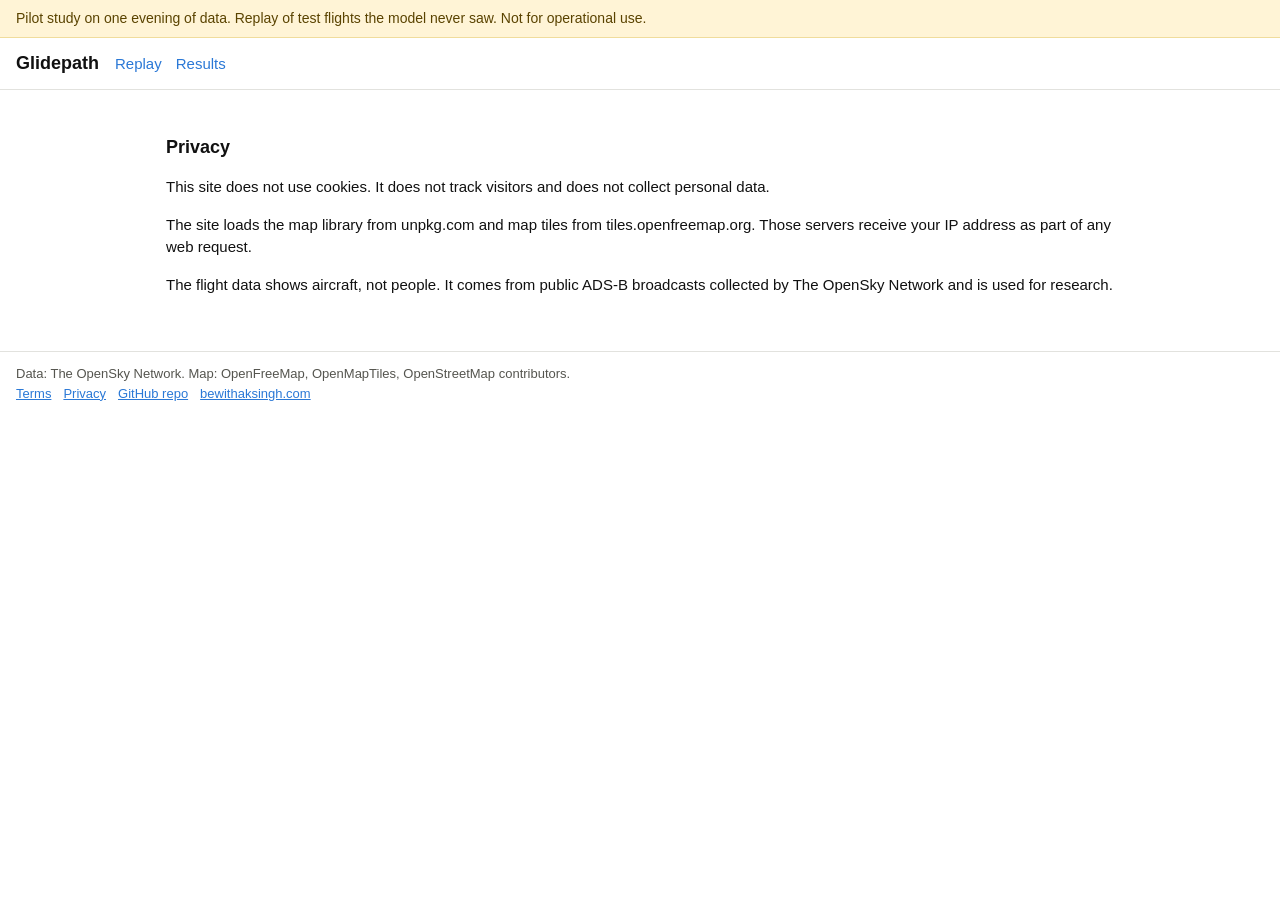
<file: web/privacy.html>
<!doctype html>
<html lang="en">
<head>
<meta charset="utf-8">
<meta name="viewport" content="width=device-width, initial-scale=1">
<title>Glidepath privacy</title>
<link rel="icon" href="favicon.svg" type="image/svg+xml">
<link rel="stylesheet" href="style.css">
</head>
<body>
<div id="banner" class="banner"></div>
<header class="top"><h1>Glidepath</h1><nav><a href="index.html">Replay</a><a href="results.html">Results</a></nav></header>
<main class="page">
  <h2>Privacy</h2>
  <p>This site does not use cookies. It does not track visitors and does not collect personal data.</p>
  <p>The site loads the map library from unpkg.com and map tiles from tiles.openfreemap.org. Those servers receive your IP address as part of any web request.</p>
  <p>The flight data shows aircraft, not people. It comes from public ADS-B broadcasts collected by The OpenSky Network and is used for research.</p>
</main>
<footer id="footer" class="site"></footer>
<script src="site.js"></script>
<script>fetch("data/results.json").then(r => r.json()).then(r => window.glidepathLabel(r.synthetic)).catch(() => {});</script>
</body>
</html>
</file>
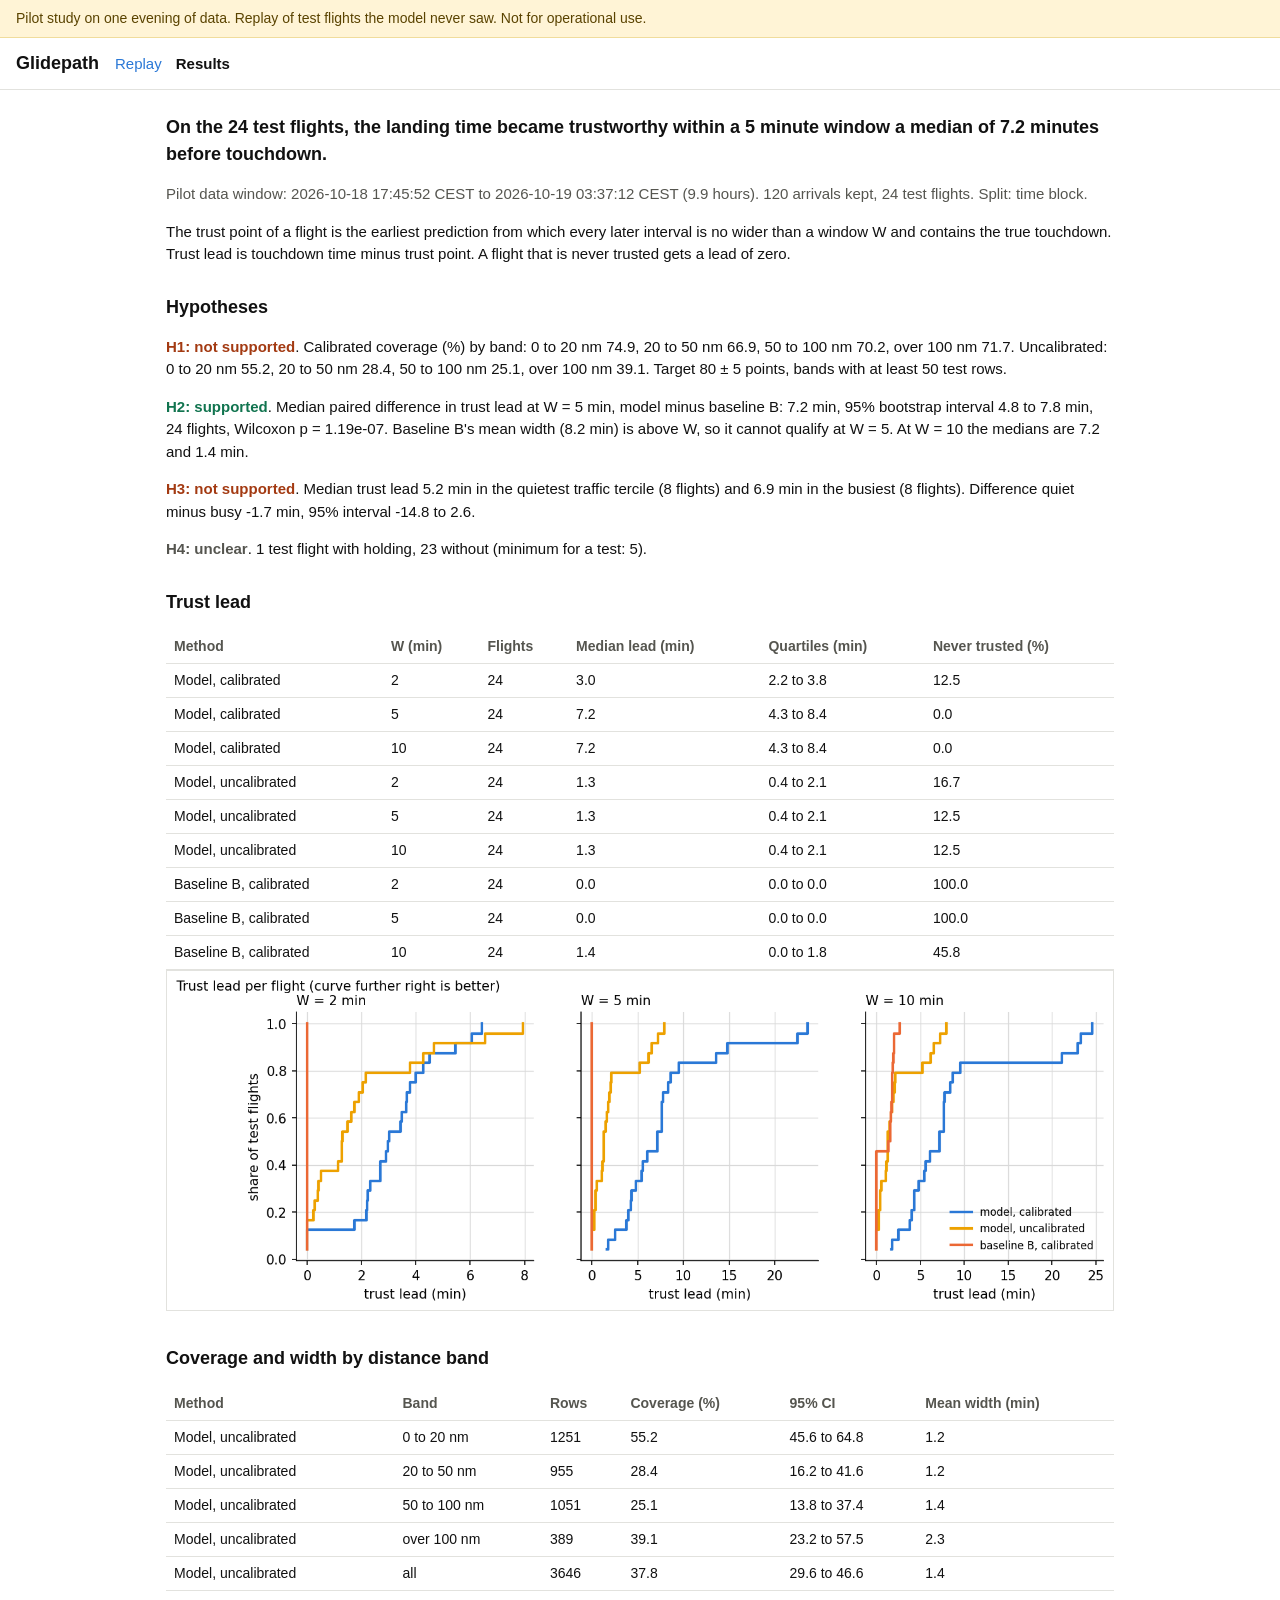
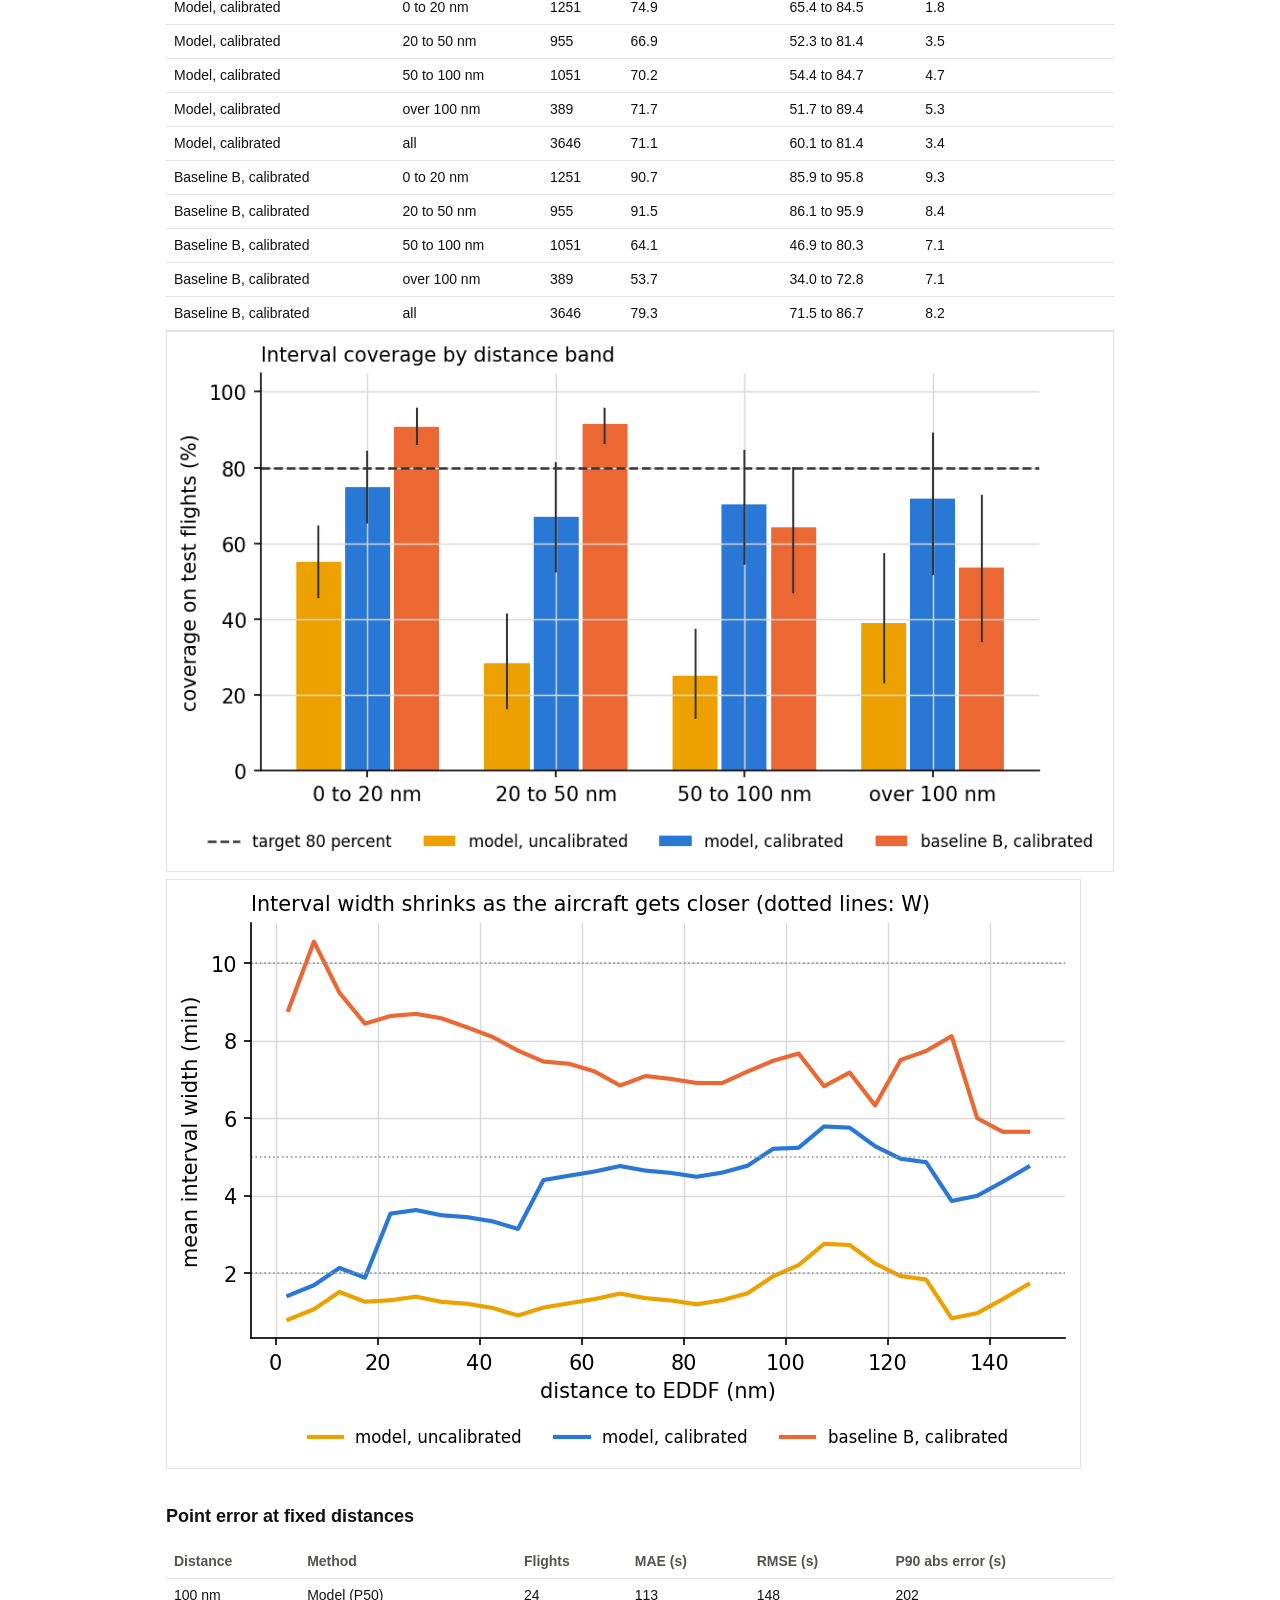
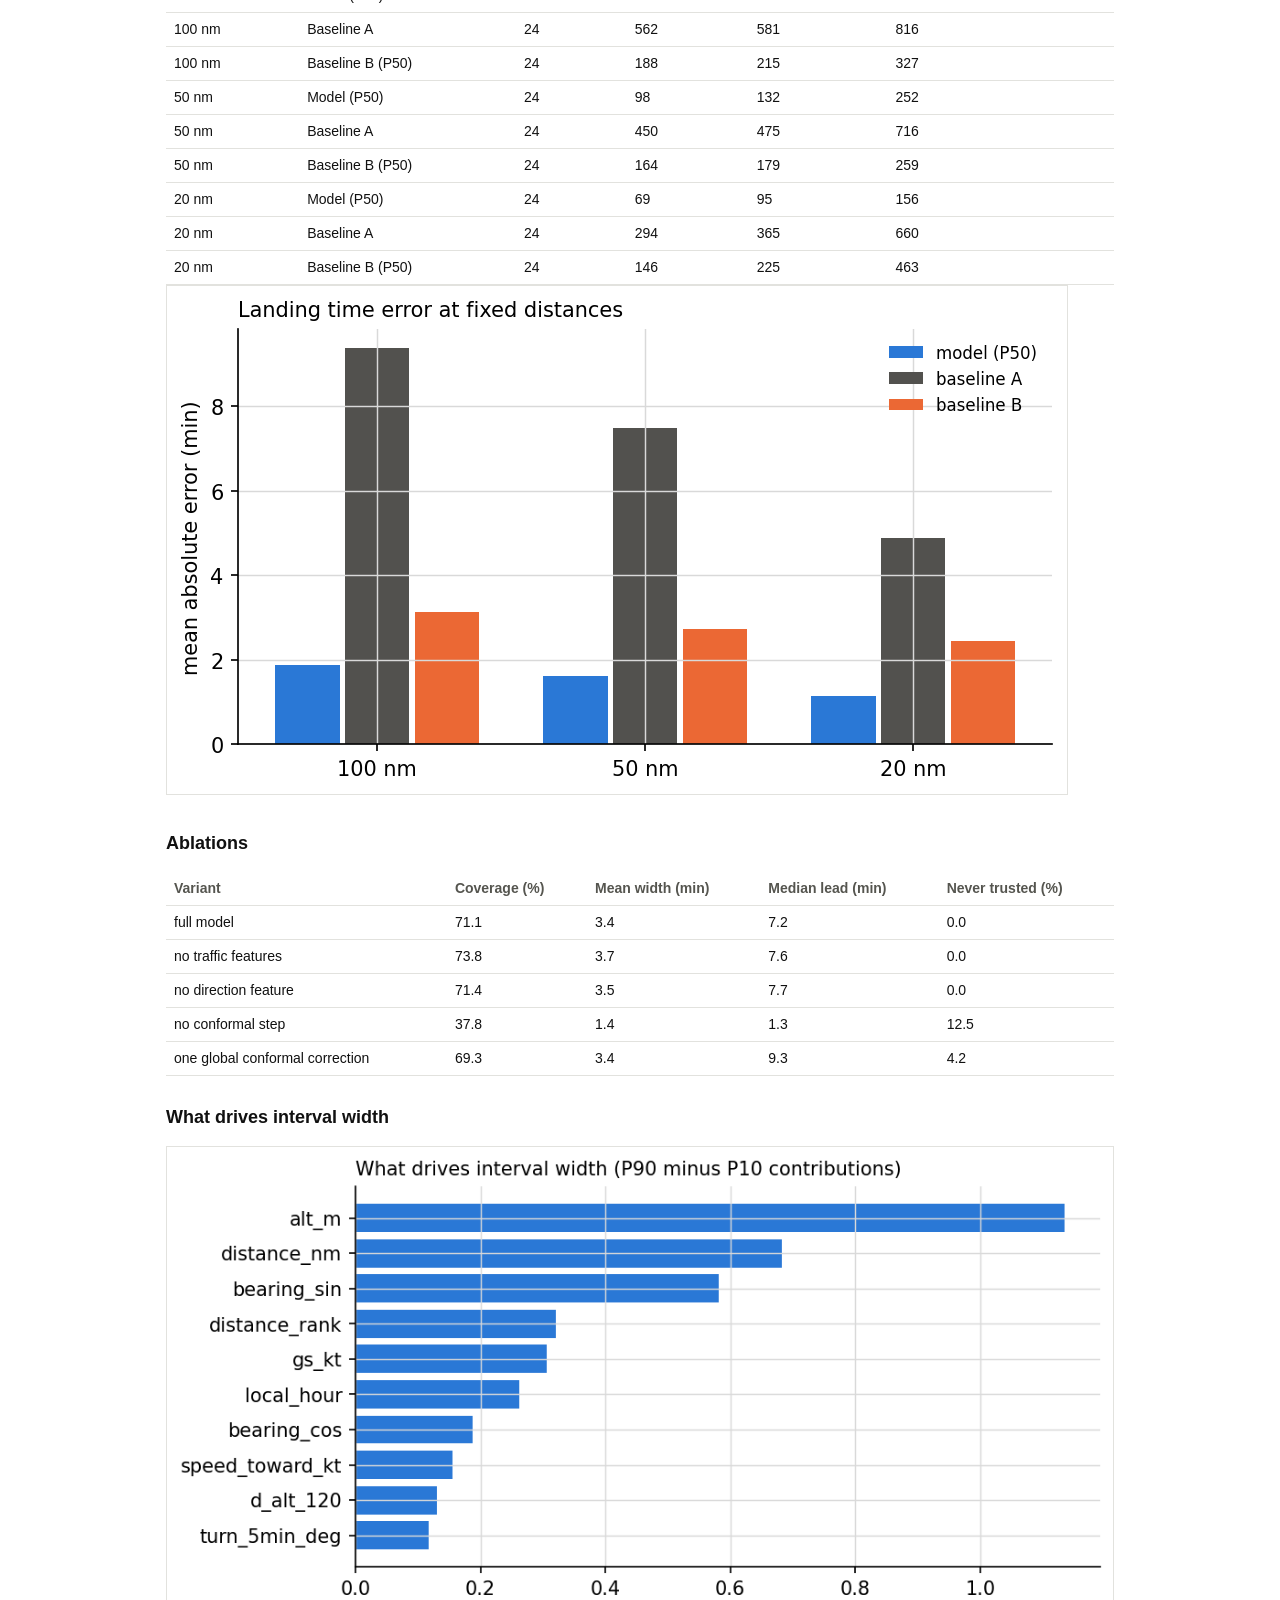
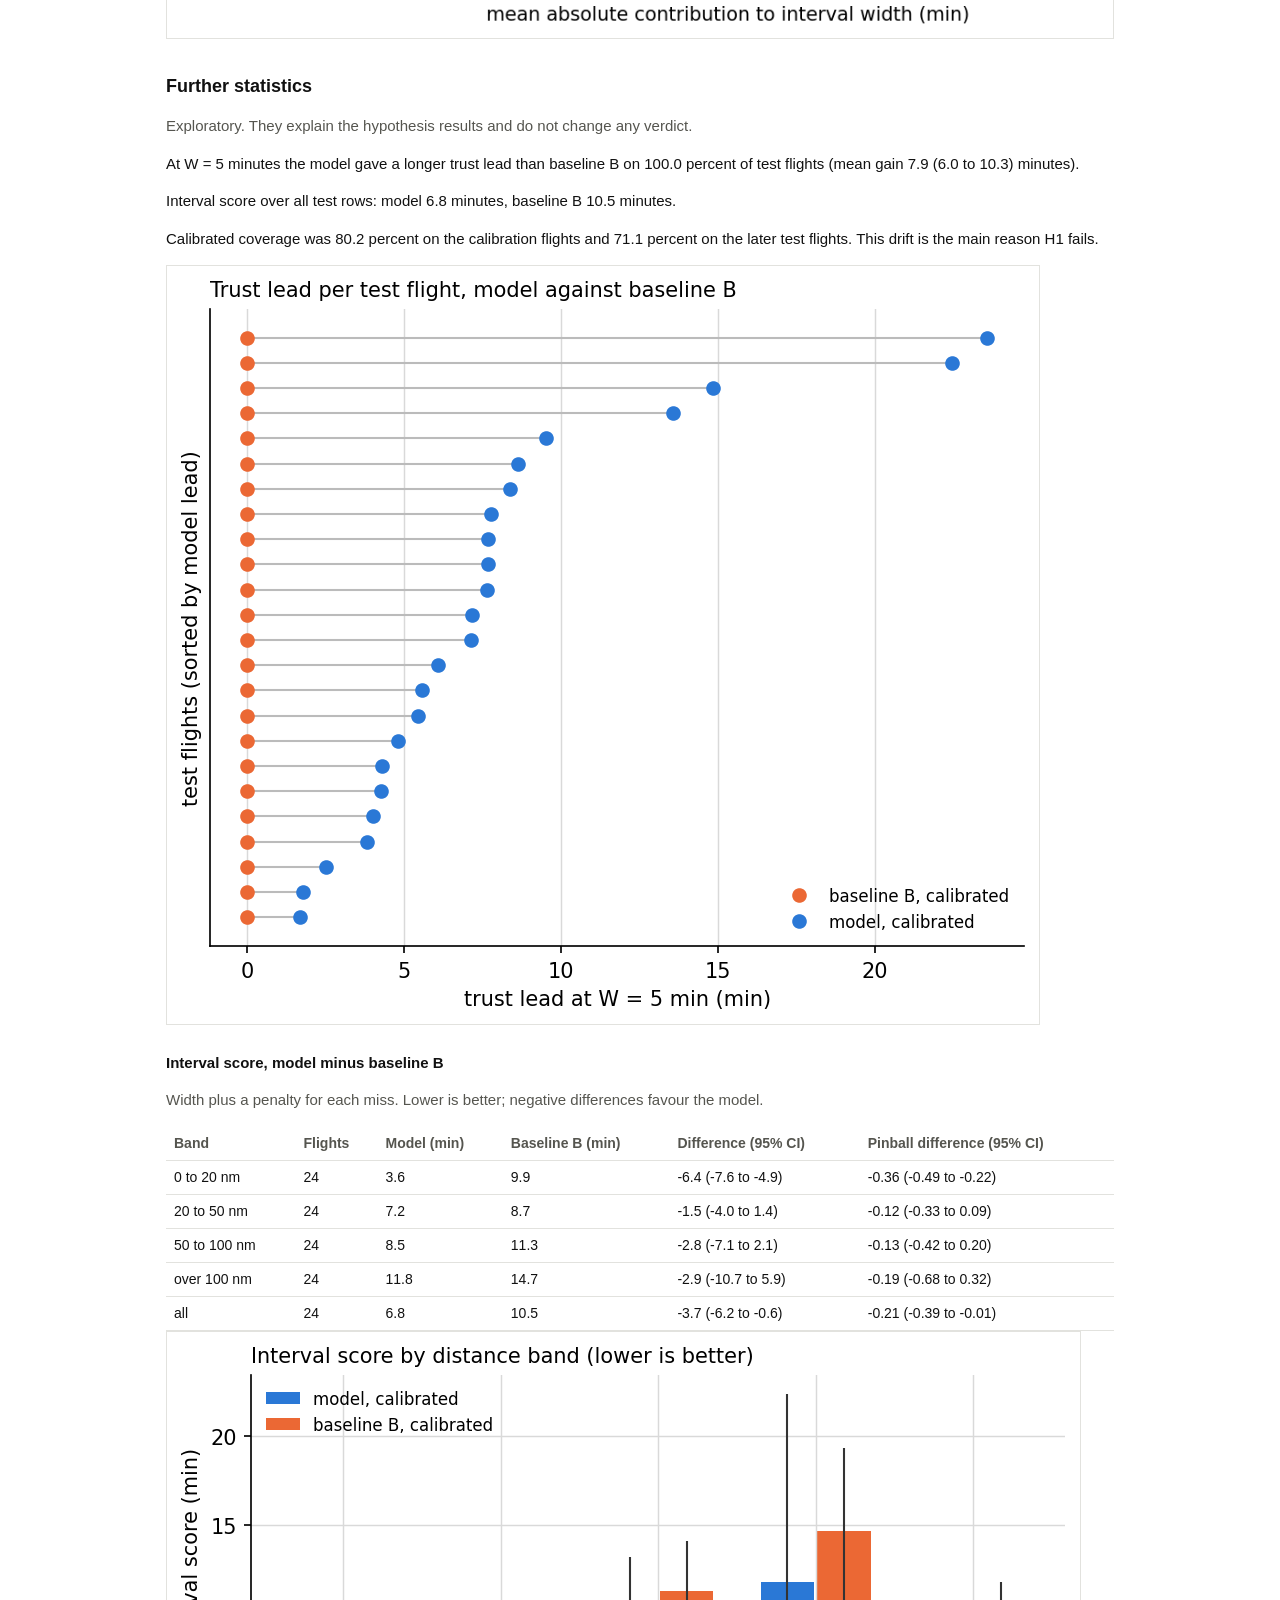
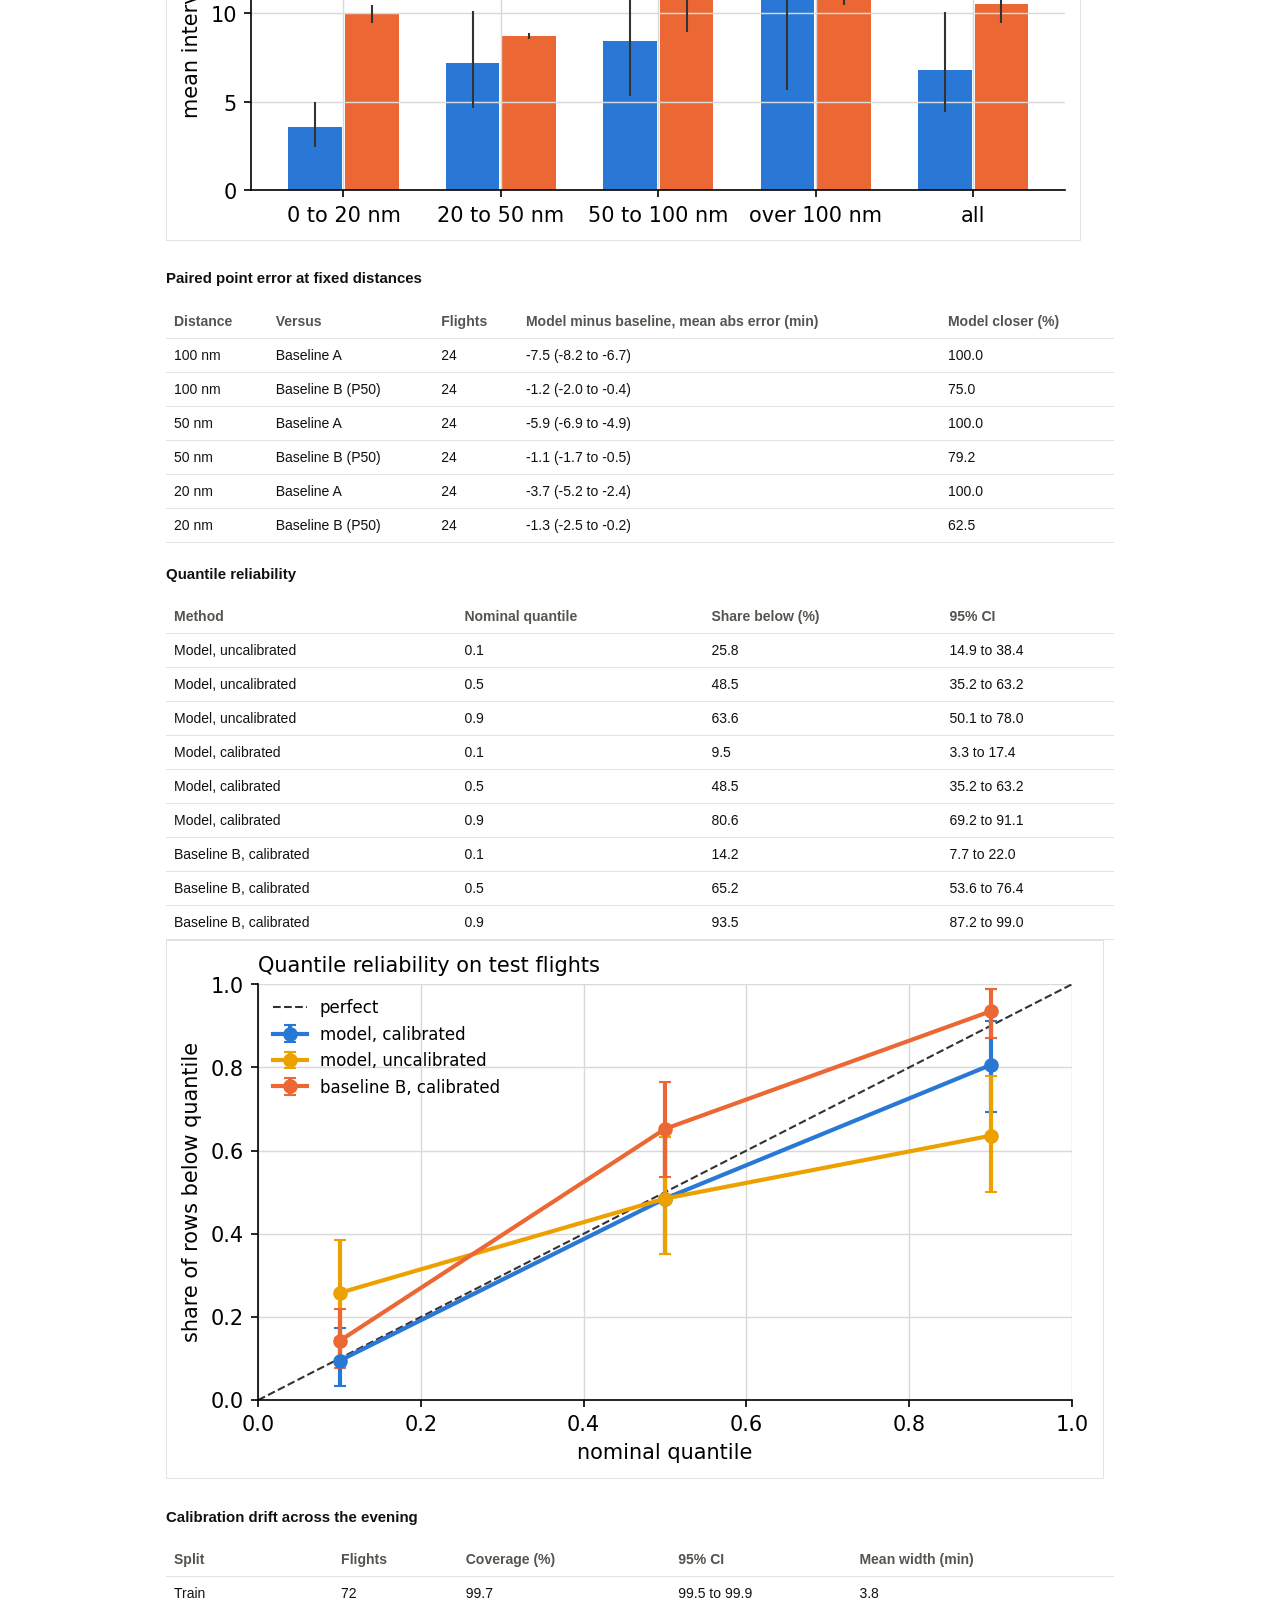
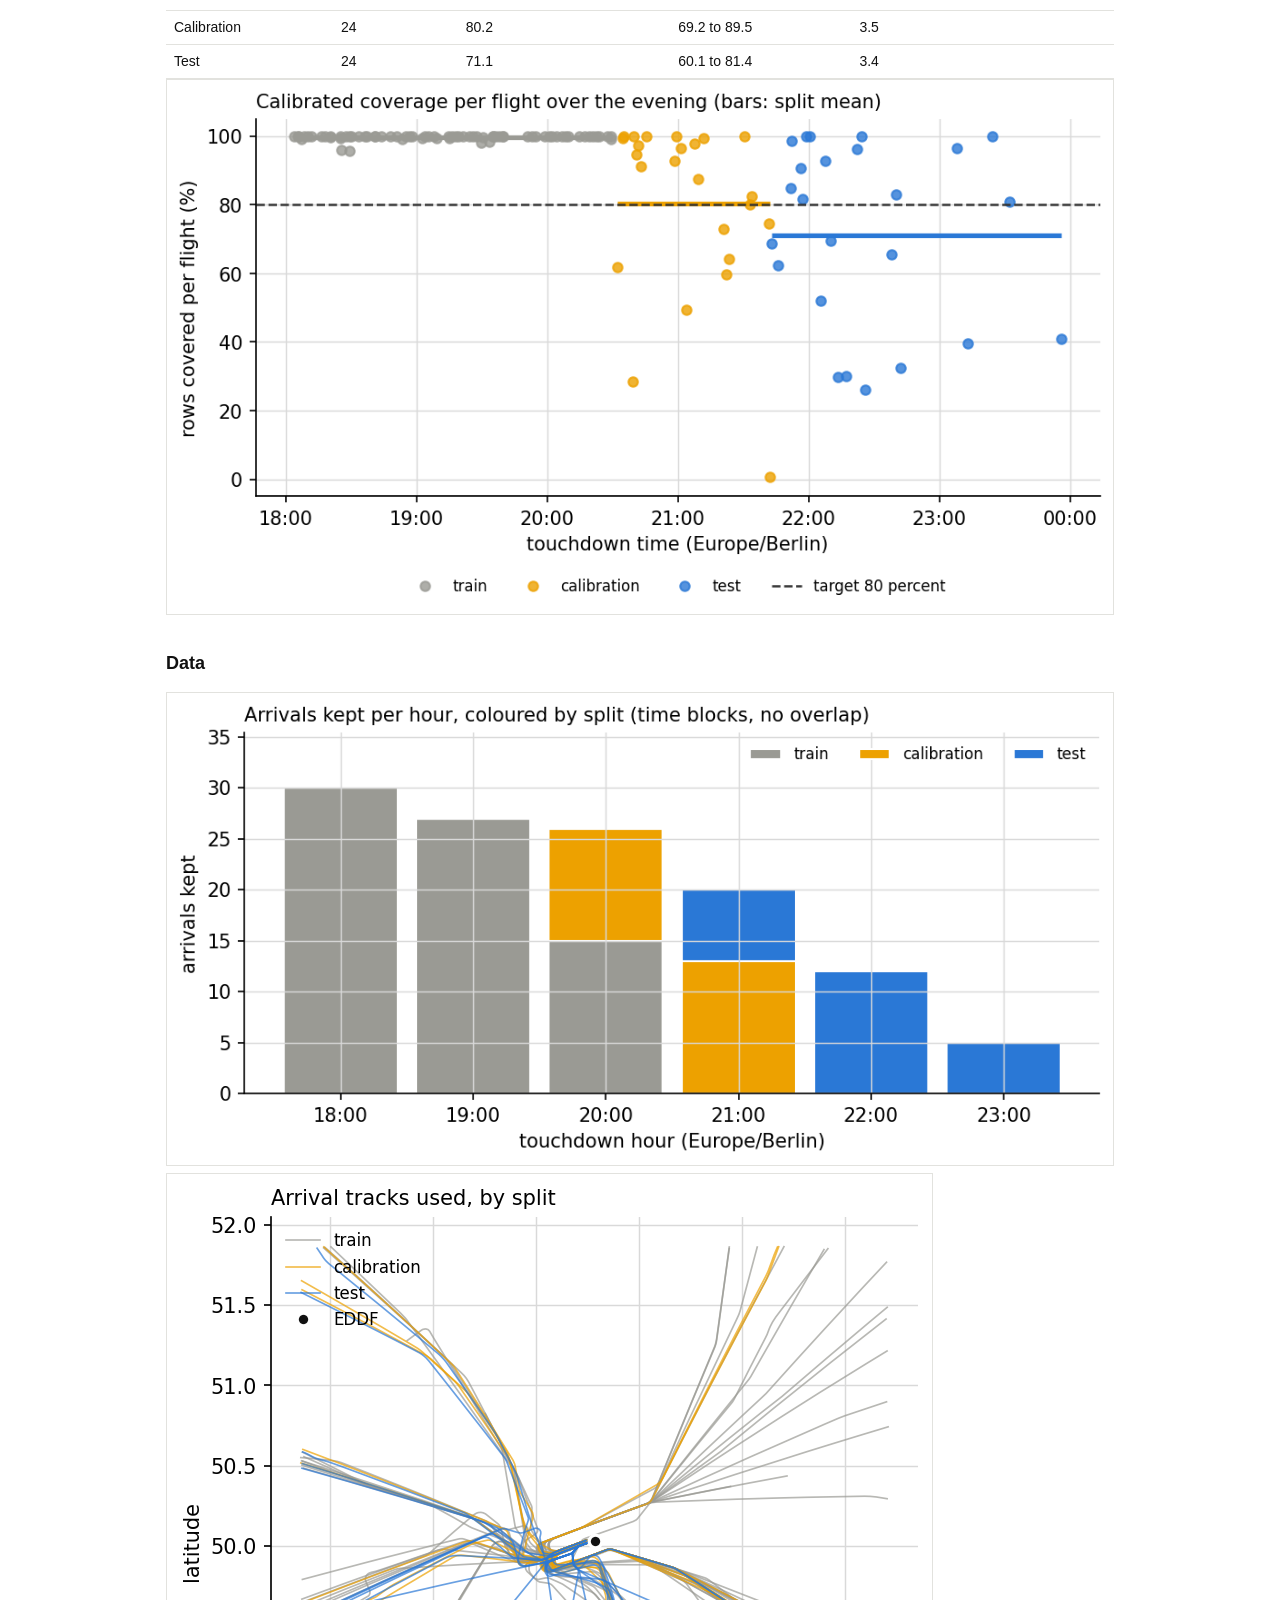
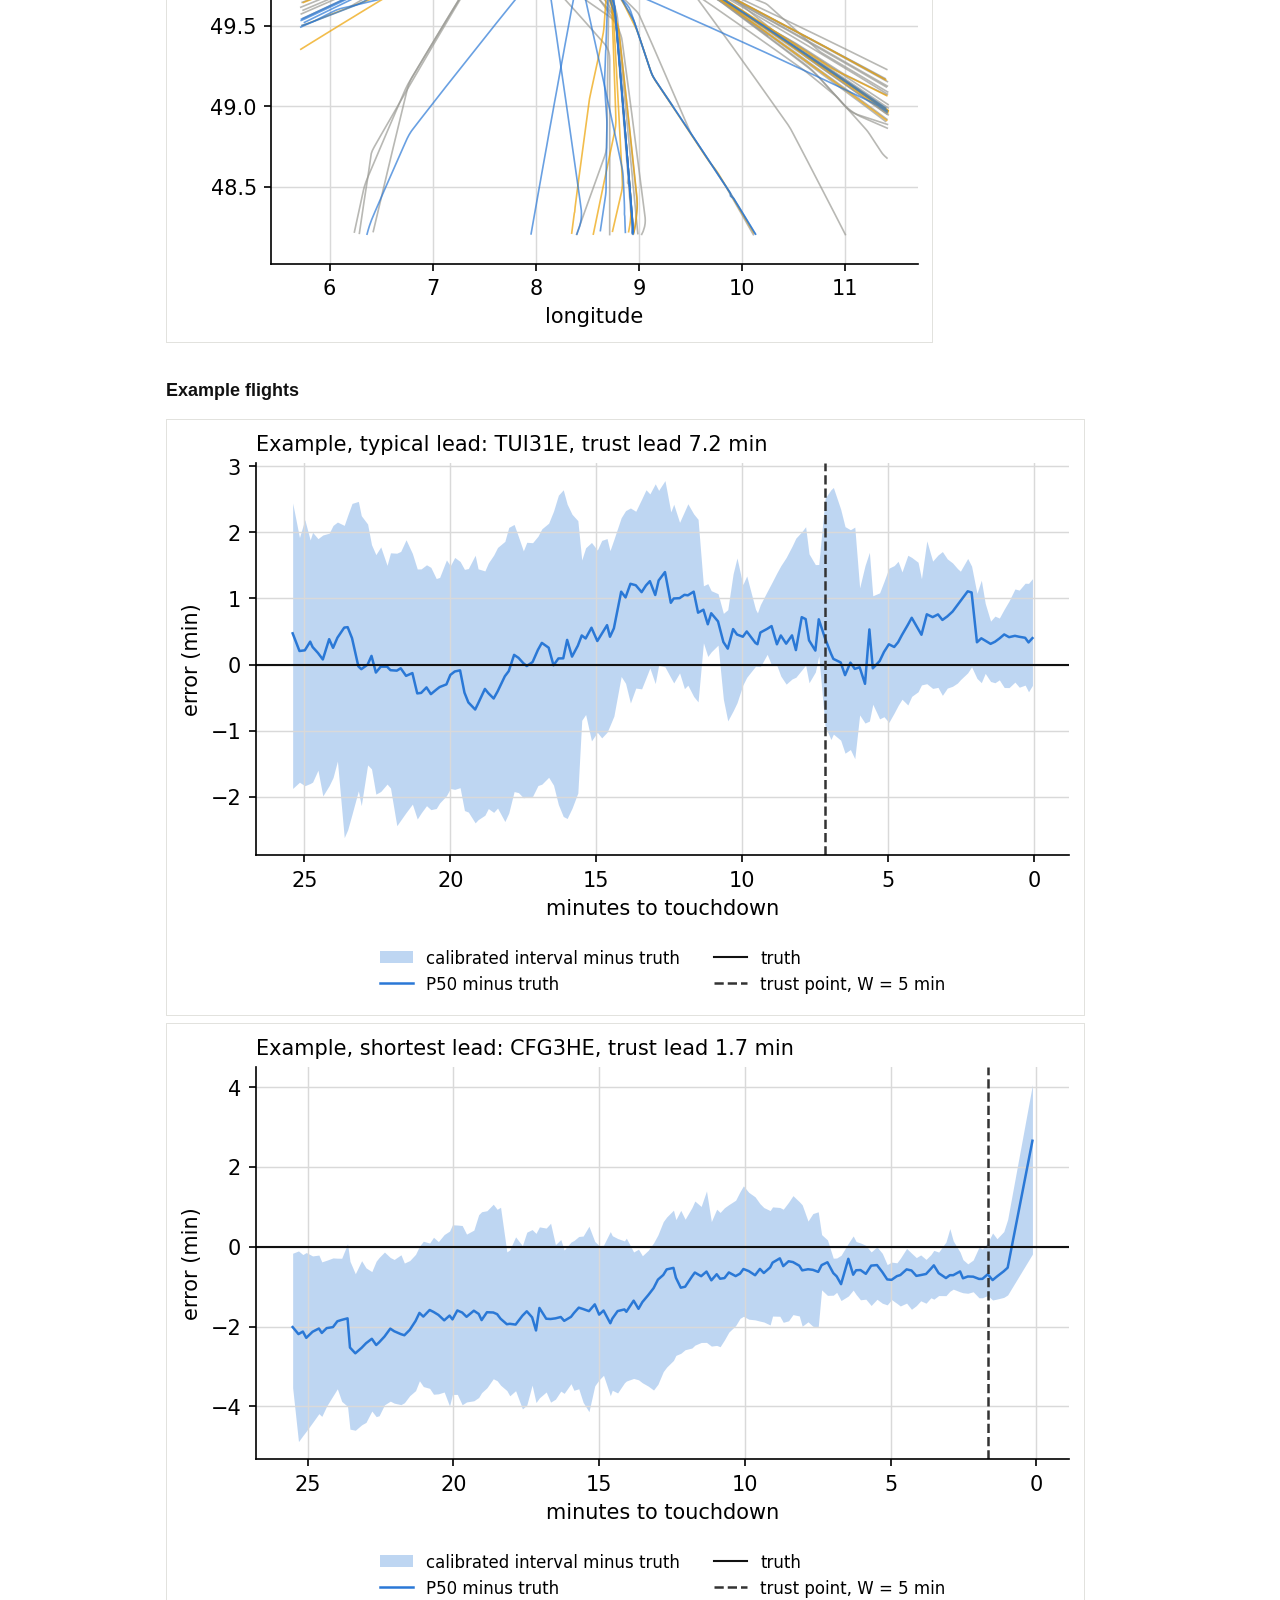
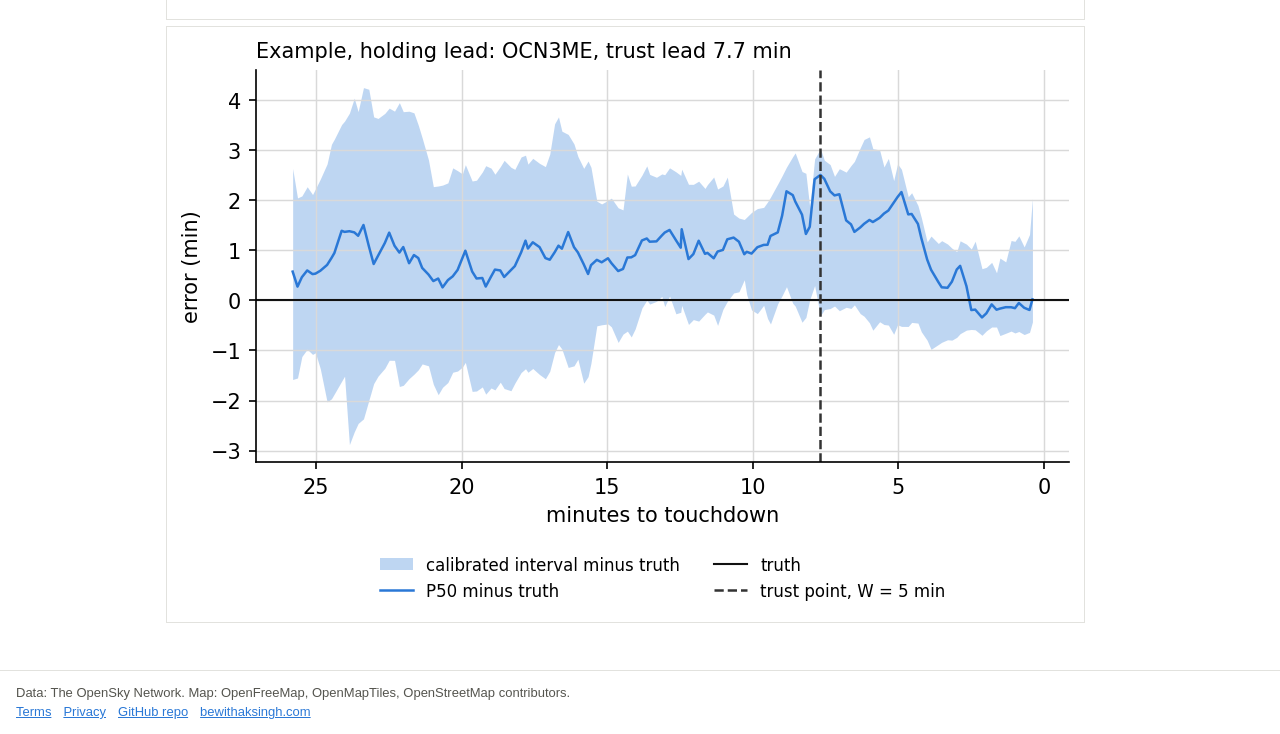
<file: web/results.html>
<!doctype html>
<html lang="en">
<head>
<meta charset="utf-8">
<meta name="viewport" content="width=device-width, initial-scale=1">
<title>Glidepath results</title>
<meta name="description" content="Pilot results: calibrated landing time intervals and trust lead for Frankfurt arrivals.">
<link rel="icon" href="favicon.svg" type="image/svg+xml">
<link rel="stylesheet" href="style.css">
</head>
<body>
<div id="banner" class="banner"></div>
<header class="top">
  <h1>Glidepath</h1>
  <nav><a href="index.html">Replay</a><a href="results.html" class="active">Results</a></nav>
</header>
<main class="page">
  <p class="headline" id="headline">Loading results.</p>
  <p class="muted" id="window"></p>
  <p>The trust point of a flight is the earliest prediction from which every later interval is no wider than a window W and contains the true touchdown. Trust lead is touchdown time minus trust point. A flight that is never trusted gets a lead of zero.</p>

  <h2>Hypotheses</h2>
  <div id="hyp"></div>

  <h2>Trust lead</h2>
  <div class="table-wrap" id="trust"></div>
  <img src="figures/trust_lead.png" alt="Trust lead per flight for each window">

  <h2>Coverage and width by distance band</h2>
  <div class="table-wrap" id="coverage"></div>
  <img src="figures/coverage.png" alt="Coverage by distance band">
  <img src="figures/width.png" alt="Mean interval width by distance">

  <h2>Point error at fixed distances</h2>
  <div class="table-wrap" id="accuracy"></div>
  <img src="figures/error_by_horizon.png" alt="Point error at fixed distances">

  <h2>Ablations</h2>
  <div class="table-wrap" id="ablations"></div>

  <h2>What drives interval width</h2>
  <img src="figures/shap_width.png" alt="Features that drive interval width">

  <h2>Further statistics</h2>
  <p class="muted">Exploratory. They explain the hypothesis results and do not change any verdict.</p>
  <div id="further"></div>
  <img src="figures/paired_lead.png" alt="Trust lead per test flight, model against baseline B">
  <h3>Interval score, model minus baseline B</h3>
  <p class="muted">Width plus a penalty for each miss. Lower is better; negative differences favour the model.</p>
  <div class="table-wrap" id="scores"></div>
  <img src="figures/interval_score.png" alt="Interval score by distance band">
  <h3>Paired point error at fixed distances</h3>
  <div class="table-wrap" id="pairederr"></div>
  <h3>Quantile reliability</h3>
  <div class="table-wrap" id="reliability"></div>
  <img src="figures/reliability.png" alt="Quantile reliability">
  <h3>Calibration drift across the evening</h3>
  <div class="table-wrap" id="drift"></div>
  <img src="figures/coverage_drift.png" alt="Calibrated coverage per flight over the evening">

  <h2>Data</h2>
  <img src="figures/data_overview.png" alt="Arrivals per hour by split">
  <img src="figures/tracks.png" alt="Arrival tracks by split">

  <h2>Example flights</h2>
  <div id="examples"></div>
</main>
<footer id="footer" class="site"></footer>
<script src="site.js"></script>
<script>
(function () {
  const NAMES = { model_calibrated: "Model, calibrated", model_uncalibrated: "Model, uncalibrated",
    baseline_b_calibrated: "Baseline B, calibrated", model: "Model (P50)", baseline_a: "Baseline A",
    baseline_b: "Baseline B (P50)" };
  const f1 = (x) => (x === null || x === undefined ? "n/a" : x.toFixed(1));
  const pct = (x) => (x === null || x === undefined ? "n/a" : (100 * x).toFixed(1));
  const esc = (s) => String(s).replace(/[&<>"]/g, (c) => ({ "&": "&amp;", "<": "&lt;", ">": "&gt;", '"': "&quot;" }[c]));

  function table(el, head, rows) {
    const h = "<tr>" + head.map((x) => "<th>" + esc(x) + "</th>").join("") + "</tr>";
    const b = rows.map((r) => "<tr>" + r.map((x, i) => "<td" + (i > 0 ? ' class="num"' : "") + ">" + esc(x) + "</td>").join("") + "</tr>").join("");
    document.getElementById(el).innerHTML = "<table>" + h + b + "</table>";
  }

  fetch("data/results.json").then((r) => r.json()).then((r) => {
    window.glidepathLabel(r.synthetic);
    document.getElementById("headline").textContent = r.headline;
    const d = r.data_window, c = r.counts;
    document.getElementById("window").textContent = (r.synthetic ? "SYNTHETIC TEST data. " : "Pilot data window: ") +
      d.first_local + " to " + d.last_local + " (" + f1(d.hours) + " hours). " + c.arrivals_kept +
      " arrivals kept, " + c.test_flights + " test flights. Split: " + r.splits.scheme.replace("_", " ") + ".";

    const hyp = document.getElementById("hyp");
    for (const [k, h] of Object.entries(r.hypotheses)) {
      const p = document.createElement("p");
      const cls = h.status.replace(" ", "-");
      p.innerHTML = '<span class="status ' + cls + '">' + esc(k + ": " + h.status) + "</span>. " +
        esc(h.summary.replace(/^H\d [a-z ]+\.\s*/, ""));
      hyp.appendChild(p);
    }
    table("trust", ["Method", "W (min)", "Flights", "Median lead (min)", "Quartiles (min)", "Never trusted (%)"],
      r.trust.map((t) => [NAMES[t.method], t.window_min, t.n_flights, f1(t.median_min),
        f1(t.q1_min) + " to " + f1(t.q3_min), pct(t.share_never_trusted)]));
    table("coverage", ["Method", "Band", "Rows", "Coverage (%)", "95% CI", "Mean width (min)"],
      r.coverage.map((x) => [NAMES[x.method], x.band, x.n_rows, pct(x.coverage),
        pct(x.coverage_lo) + " to " + pct(x.coverage_hi), f1(x.width_min)]));
    table("accuracy", ["Distance", "Method", "Flights", "MAE (s)", "RMSE (s)", "P90 abs error (s)"],
      r.point_accuracy.map((a) => [a.horizon_nm + " nm", NAMES[a.method], a.n_flights,
        a.mae_s === null ? "n/a" : a.mae_s.toFixed(0), a.rmse_s === null ? "n/a" : a.rmse_s.toFixed(0),
        a.p90_abs_s === null ? "n/a" : a.p90_abs_s.toFixed(0)]));
    table("ablations", ["Variant", "Coverage (%)", "Mean width (min)", "Median lead (min)", "Never trusted (%)"],
      r.ablations.map((a) => [a.ablation, pct(a.coverage), f1(a.width_min), f1(a.median_lead_min),
        pct(a.share_never_trusted)]));
    const dg = r.diagnostics;
    if (dg) {
      const ci = (x, lo, hi, f) => (f || f1)(x) + " (" + (f || f1)(lo) + " to " + (f || f1)(hi) + ")";
      const f2 = (x) => (x === null || x === undefined ? "n/a" : x.toFixed(2));
      const s = dg.superiority_w5;
      const all = dg.scores.find((x) => x.band === "all");
      const dr = Object.fromEntries(dg.drift.map((x) => [x.split, x]));
      document.getElementById("further").innerHTML =
        "<p>At W = " + s.window_min + " minutes the model gave a longer trust lead than baseline B on " +
        pct(s.share_model_longer) + " percent of test flights (mean gain " +
        ci(s.mean_diff_min, s.mean_ci_lo, s.mean_ci_hi) + " minutes).</p>" +
        "<p>Interval score over all test rows: model " + f1(all.is_model) + " minutes, baseline B " +
        f1(all.is_base) + " minutes.</p>" +
        "<p>Calibrated coverage was " + pct(dr.calibration.coverage) + " percent on the calibration flights and " +
        pct(dr.test.coverage) + " percent on the later test flights. This drift is the main reason H1 fails.</p>";
      table("scores", ["Band", "Flights", "Model (min)", "Baseline B (min)", "Difference (95% CI)", "Pinball difference (95% CI)"],
        dg.scores.map((x) => [x.band, x.n_flights, f1(x.is_model), f1(x.is_base),
          ci(x.is_diff, x.is_diff_lo, x.is_diff_hi), ci(x.pb_diff, x.pb_diff_lo, x.pb_diff_hi, f2)]));
      const VS = { baseline_a: "Baseline A", baseline_b: "Baseline B (P50)" };
      table("pairederr", ["Distance", "Versus", "Flights", "Model minus baseline, mean abs error (min)", "Model closer (%)"],
        dg.paired_point_error.map((x) => [x.horizon_nm + " nm", VS[x.versus], x.n_flights,
          ci(x.mean_abs_error_diff_min, x.ci_lo, x.ci_hi), pct(x.share_model_better)]));
      table("reliability", ["Method", "Nominal quantile", "Share below (%)", "95% CI"],
        dg.reliability.map((x) => [NAMES[x.method], x.nominal, pct(x.observed), pct(x.ci_lo) + " to " + pct(x.ci_hi)]));
      const SN = { train: "Train", calibration: "Calibration", test: "Test" };
      table("drift", ["Split", "Flights", "Coverage (%)", "95% CI", "Mean width (min)"],
        dg.drift.map((x) => [SN[x.split], x.n_flights, pct(x.coverage), pct(x.coverage_lo) + " to " + pct(x.coverage_hi), f1(x.width_min)]));
    }
    const ex = document.getElementById("examples");
    for (const e of r.examples) {
      const img = document.createElement("img");
      img.src = e.figure; img.alt = "Example flight, " + e.role + " lead";
      ex.appendChild(img);
    }
  }).catch((e) => { document.getElementById("headline").textContent = "Could not load results."; console.warn(e); });
})();
</script>
</body>
</html>
</file>
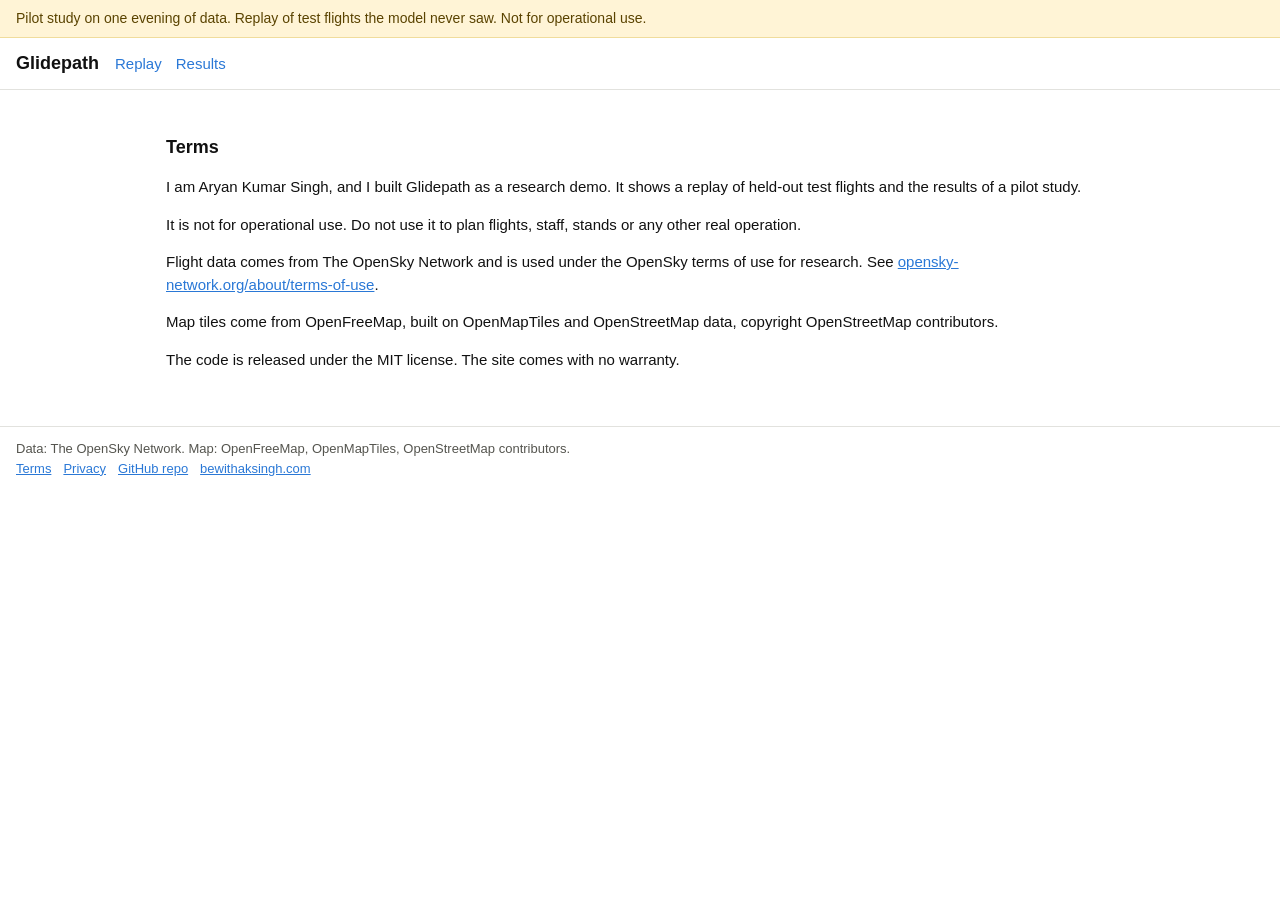
<file: web/terms.html>
<!doctype html>
<html lang="en">
<head>
<meta charset="utf-8">
<meta name="viewport" content="width=device-width, initial-scale=1">
<title>Glidepath terms</title>
<link rel="icon" href="favicon.svg" type="image/svg+xml">
<link rel="stylesheet" href="style.css">
</head>
<body>
<div id="banner" class="banner"></div>
<header class="top"><h1>Glidepath</h1><nav><a href="index.html">Replay</a><a href="results.html">Results</a></nav></header>
<main class="page">
  <h2>Terms</h2>
  <p>I am Aryan Kumar Singh, and I built Glidepath as a research demo. It shows a replay of held-out test flights and the results of a pilot study.</p>
  <p>It is not for operational use. Do not use it to plan flights, staff, stands or any other real operation.</p>
  <p>Flight data comes from The OpenSky Network and is used under the OpenSky terms of use for research. See <a href="https://opensky-network.org/about/terms-of-use">opensky-network.org/about/terms-of-use</a>.</p>
  <p>Map tiles come from OpenFreeMap, built on OpenMapTiles and OpenStreetMap data, copyright OpenStreetMap contributors.</p>
  <p>The code is released under the MIT license. The site comes with no warranty.</p>
</main>
<footer id="footer" class="site"></footer>
<script src="site.js"></script>
<script>fetch("data/results.json").then(r => r.json()).then(r => window.glidepathLabel(r.synthetic)).catch(() => {});</script>
</body>
</html>
</file>
<file: web/style.css>
:root {
  --surface: #ffffff;
  --surface-2: #f6f6f4;
  --border: #e2e2de;
  --text: #111111;
  --text-2: #55554f;
  --blue: #2a78d6;
  --orange: #eb6834;
  --teal: #1baf7a;
  --amber: #eda100;
  --gray: #9a9a94;
  --warn-bg: #fff4d6;
  --warn-text: #5a4300;
}
* { box-sizing: border-box; }
html, body { margin: 0; padding: 0; }
body {
  background: var(--surface);
  color: var(--text);
  font: 15px/1.5 -apple-system, BlinkMacSystemFont, "Segoe UI", Roboto, "Helvetica Neue", Arial, sans-serif;
}
a { color: var(--blue); }
.banner {
  background: var(--warn-bg);
  color: var(--warn-text);
  border-bottom: 1px solid #f0dc9c;
  padding: 8px 16px;
  font-size: 14px;
}
.banner.synthetic { background: #fde2e1; color: #6b1210; border-bottom-color: #f2b8b5; font-weight: 600; }
header.top {
  display: flex; align-items: baseline; gap: 16px; flex-wrap: wrap;
  padding: 12px 16px; border-bottom: 1px solid var(--border);
}
header.top h1 { font-size: 18px; margin: 0; }
header.top nav a { margin-right: 14px; text-decoration: none; }
header.top nav a.active { color: var(--text); font-weight: 600; }
main.page { max-width: 980px; margin: 0 auto; padding: 16px; }
main.page h2 { font-size: 18px; margin-top: 28px; }
main.page h3 { font-size: 15px; margin-top: 20px; }
main.page img { max-width: 100%; height: auto; border: 1px solid var(--border); }
footer.site {
  border-top: 1px solid var(--border); color: var(--text-2); font-size: 13px;
  padding: 12px 16px; margin-top: 24px;
}
footer.site a { margin-right: 12px; }
button, .btn {
  font: inherit; font-size: 14px; border: 1px solid var(--border); background: var(--surface);
  color: var(--text); border-radius: 4px; padding: 6px 12px; cursor: pointer;
}
button.on { background: var(--blue); border-color: var(--blue); color: #ffffff; }
button:focus-visible { outline: 2px solid var(--blue); outline-offset: 2px; }
.table-wrap { overflow-x: auto; }
table { border-collapse: collapse; width: 100%; font-size: 14px; }
th, td { text-align: left; padding: 6px 8px; border-bottom: 1px solid var(--border); white-space: nowrap; }
th { color: var(--text-2); font-weight: 600; }
td.num { font-variant-numeric: tabular-nums; }
.status { font-weight: 600; }
.status.supported { color: #11744f; }
.status.not-supported { color: #a33a12; }
.status.unclear { color: var(--text-2); }
.headline { font-size: 18px; font-weight: 600; margin: 8px 0 4px; }
.muted { color: var(--text-2); }
</file>
